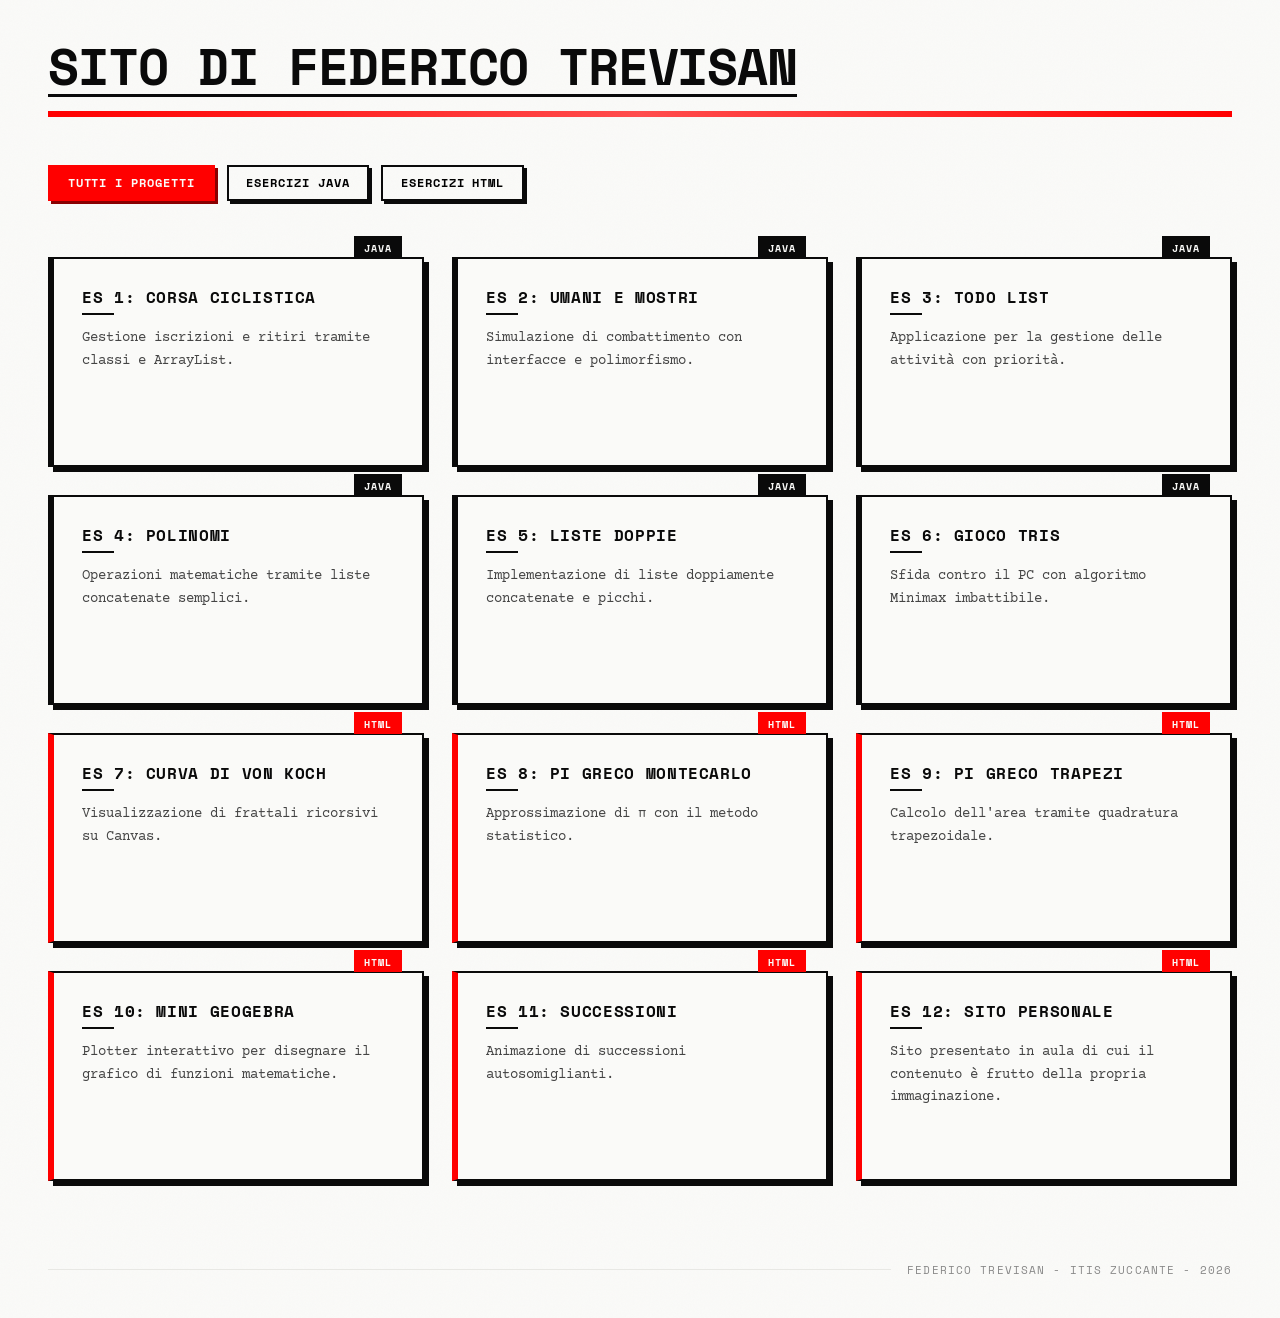
<file: docs/index.html>
<!DOCTYPE html>
<html lang="it">
<head>
    <meta charset="UTF-8">
    <meta name="viewport" content="width=device-width, initial-scale=1.0">
    <title>Sito di Federico Trevisan</title>
    <link rel="stylesheet" href="style.css">
    <link href="https://fonts.googleapis.com/css2?family=Courier+Prime:wght@400;700&family=Inter:wght@400;700&family=Space+Mono:wght@400;700&display=swap" rel="stylesheet">
</head>
<body>

    <header>
        <h1>SITO DI FEDERICO TREVISAN</h1>
        <div class="red-line"></div>
    </header>

    <nav class="filters">
        <button class="filter-btn active" data-filter="all">Tutti i Progetti</button>
        <button class="filter-btn" data-filter="java">Esercizi Java</button>
        <button class="filter-btn" data-filter="html">Esercizi HTML</button>
    </nav>

    <main class="container">
        <div class="grid" id="project-grid">
            
            <a href="https://github.com/Zuccante/4id-consegne-2025-2026-FedericoTrevisan-23/tree/main/esercizi_LAB_informatica/Java/es_1_CorsaCiclistica" target="_blank" class="card java">
                <div class="card-content">
                    <h2>ES 1: CORSA CICLISTICA</h2>
                    <p>Gestione iscrizioni e ritiri tramite classi e ArrayList.</p>
                </div>
            </a>

            <a href="https://github.com/Zuccante/4id-consegne-2025-2026-FedericoTrevisan-23/tree/main/esercizi_LAB_informatica/Java/es_2_GiocoCarteUmaniMostri" target="_blank" class="card java">
                <div class="card-content">
                    <h2>ES 2: UMANI E MOSTRI</h2>
                    <p>Simulazione di combattimento con interfacce e polimorfismo.</p>
                </div>
            </a>

            <a href="https://github.com/Zuccante/4id-consegne-2025-2026-FedericoTrevisan-23/tree/main/esercizi_LAB_informatica/Java/es_3_ToDoList" target="_blank" class="card java">
                <div class="card-content">
                    <h2>ES 3: TODO LIST</h2>
                    <p>Applicazione per la gestione delle attività con priorità.</p>
                </div>
            </a>

            <a href="https://github.com/Zuccante/4id-consegne-2025-2026-FedericoTrevisan-23/tree/main/esercizi_LAB_informatica/Java/es_4_OperazioniConIPolinomi" target="_blank" class="card java">
                <div class="card-content">
                    <h2>ES 4: POLINOMI</h2>
                    <p>Operazioni matematiche tramite liste concatenate semplici.</p>
                </div>
            </a>

            <a href="https://github.com/Zuccante/4id-consegne-2025-2026-FedericoTrevisan-23/tree/main/esercizi_LAB_informatica/Java/es_5_ListeDoppiamenteConcatenate" target="_blank" class="card java">
                <div class="card-content">
                    <h2>ES 5: LISTE DOPPIE</h2>
                    <p>Implementazione di liste doppiamente concatenate e picchi.</p>
                </div>
            </a>

            <a href="https://github.com/Zuccante/4id-consegne-2025-2026-FedericoTrevisan-23/tree/main/esercizi_LAB_informatica/Java/es_6_GiocoTris" target="_blank" class="card java">
                <div class="card-content">
                    <h2>ES 6: GIOCO TRIS</h2>
                    <p>Sfida contro il PC con algoritmo Minimax imbattibile.</p>
                </div>
            </a>

            <a href="esercizi_LAB_informatica/HTML/es_7_CurvaDiVonKoch/index.html" target="_blank" class="card html">
                <div class="card-content">
                    <h2>ES 7: CURVA DI VON KOCH</h2>
                    <p>Visualizzazione di frattali ricorsivi su Canvas.</p>
                </div>
            </a>

            <a href="esercizi_LAB_informatica/HTML/es_8_PiGrecoMontecarlo/index.html" target="_blank" class="card html">
                <div class="card-content">
                    <h2>ES 8: PI GRECO MONTECARLO</h2>
                    <p>Approssimazione di &pi; con il metodo statistico.</p>
                </div>
            </a>

            <a href="esercizi_LAB_informatica/HTML/es_9_PiGrecoTrapezi/index.html" target="_blank" class="card html">
                <div class="card-content">
                    <h2>ES 9: PI GRECO TRAPEZI</h2>
                    <p>Calcolo dell'area tramite quadratura trapezoidale.</p>
                </div>
            </a>

            <a href="esercizi_LAB_informatica/HTML/es_10_GeoGebra/index.html" target="_blank" class="card html">
                <div class="card-content">
                    <h2>ES 10: MINI GEOGEBRA</h2>
                    <p>Plotter interattivo per disegnare il grafico di funzioni matematiche.</p>
                </div>
            </a>

            <a href="esercizi_LAB_informatica/HTML/es_11_SuccessioniAutosomiglianti/index.html" target="_blank" class="card html">
                <div class="card-content">
                    <h2>ES 11: SUCCESSIONI</h2>
                    <p>Animazione di successioni autosomiglianti.</p>
                </div>
            </a>

            <a href="esercizi_LAB_informatica/HTML/es_12_SitoPersonale/index.html" target="_blank" class="card html">
                <div class="card-content">
                    <h2>ES 12: SITO PERSONALE</h2>
                    <p>Sito presentato in aula di cui il contenuto è frutto della propria immaginazione.</p>
                </div>
            </a>

        </div>
    </main>

    <footer>
        <p>Federico Trevisan - ITIS Zuccante - 2026</p>
    </footer>

    <script src="script.js"></script>
</body>
</html>
</file>
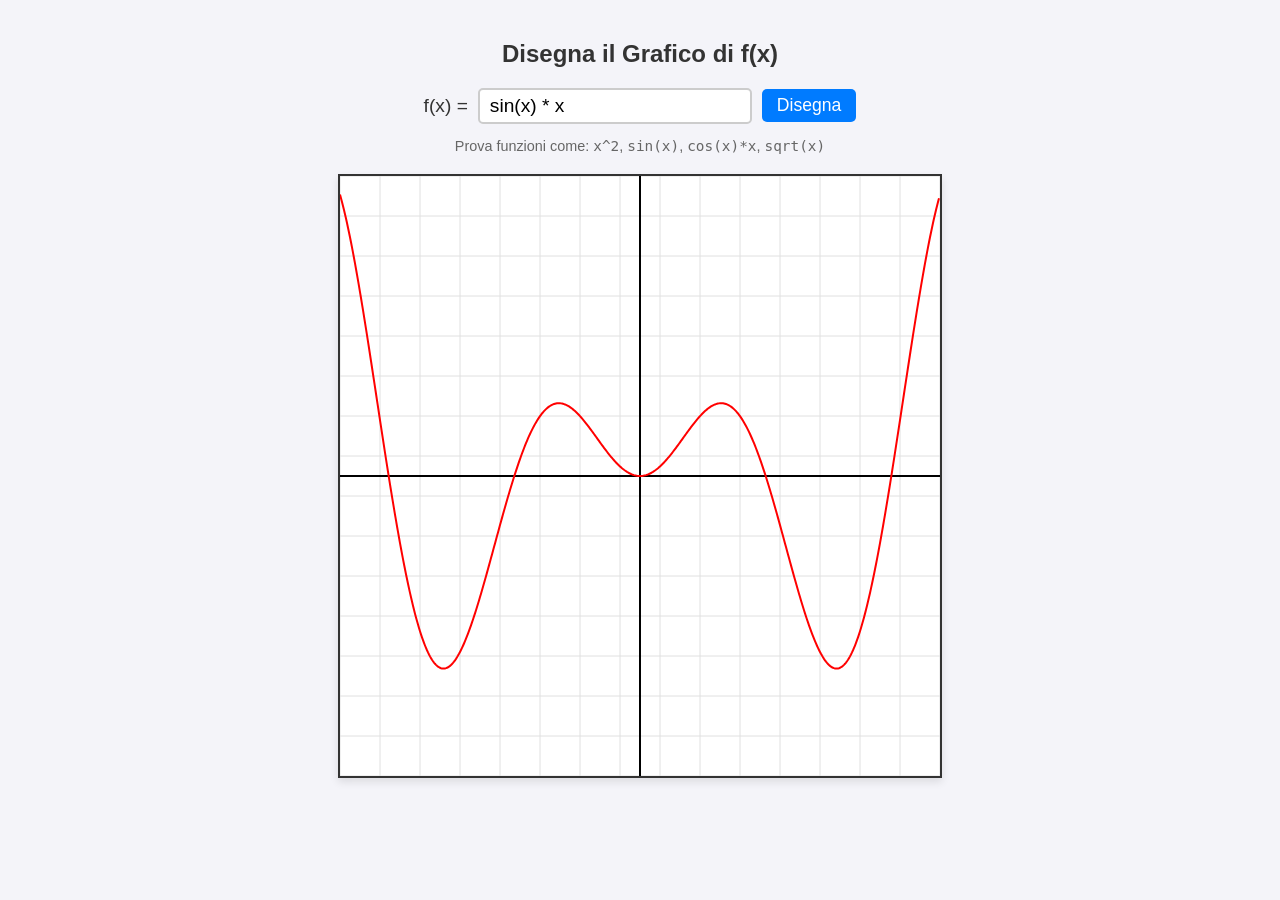
<file: esercizi_LAB_informatica/HTML/es_10_GeoGebra/index.html>
<!DOCTYPE html>
<html lang="it">
<head>
    <meta charset="UTF-8">
    <title>Mini GeoGebra - Grafico di Funzioni</title>
    <link rel="stylesheet" href="style.css">
</head>
<body>

    <header>
        <h2>Disegna il Grafico di f(x)</h2>
        <div class="controlli">
            <label for="funzione">f(x) = </label>
            <input type="text" id="funzione" value="sin(x) * x" placeholder="es. x^2, sin(x), cos(x)+1">
            <button onclick="disegnaGrafico()">Disegna</button>
        </div>
        <p class="suggerimento">Prova funzioni come: <code>x^2</code>, <code>sin(x)</code>, <code>cos(x)*x</code>, <code>sqrt(x)</code></p>
    </header>

    <main>
        <canvas id="pianoCartesiano" width="600" height="600"></canvas>
    </main>

    <script src="script.js"></script>
</body>
</html>
</file>
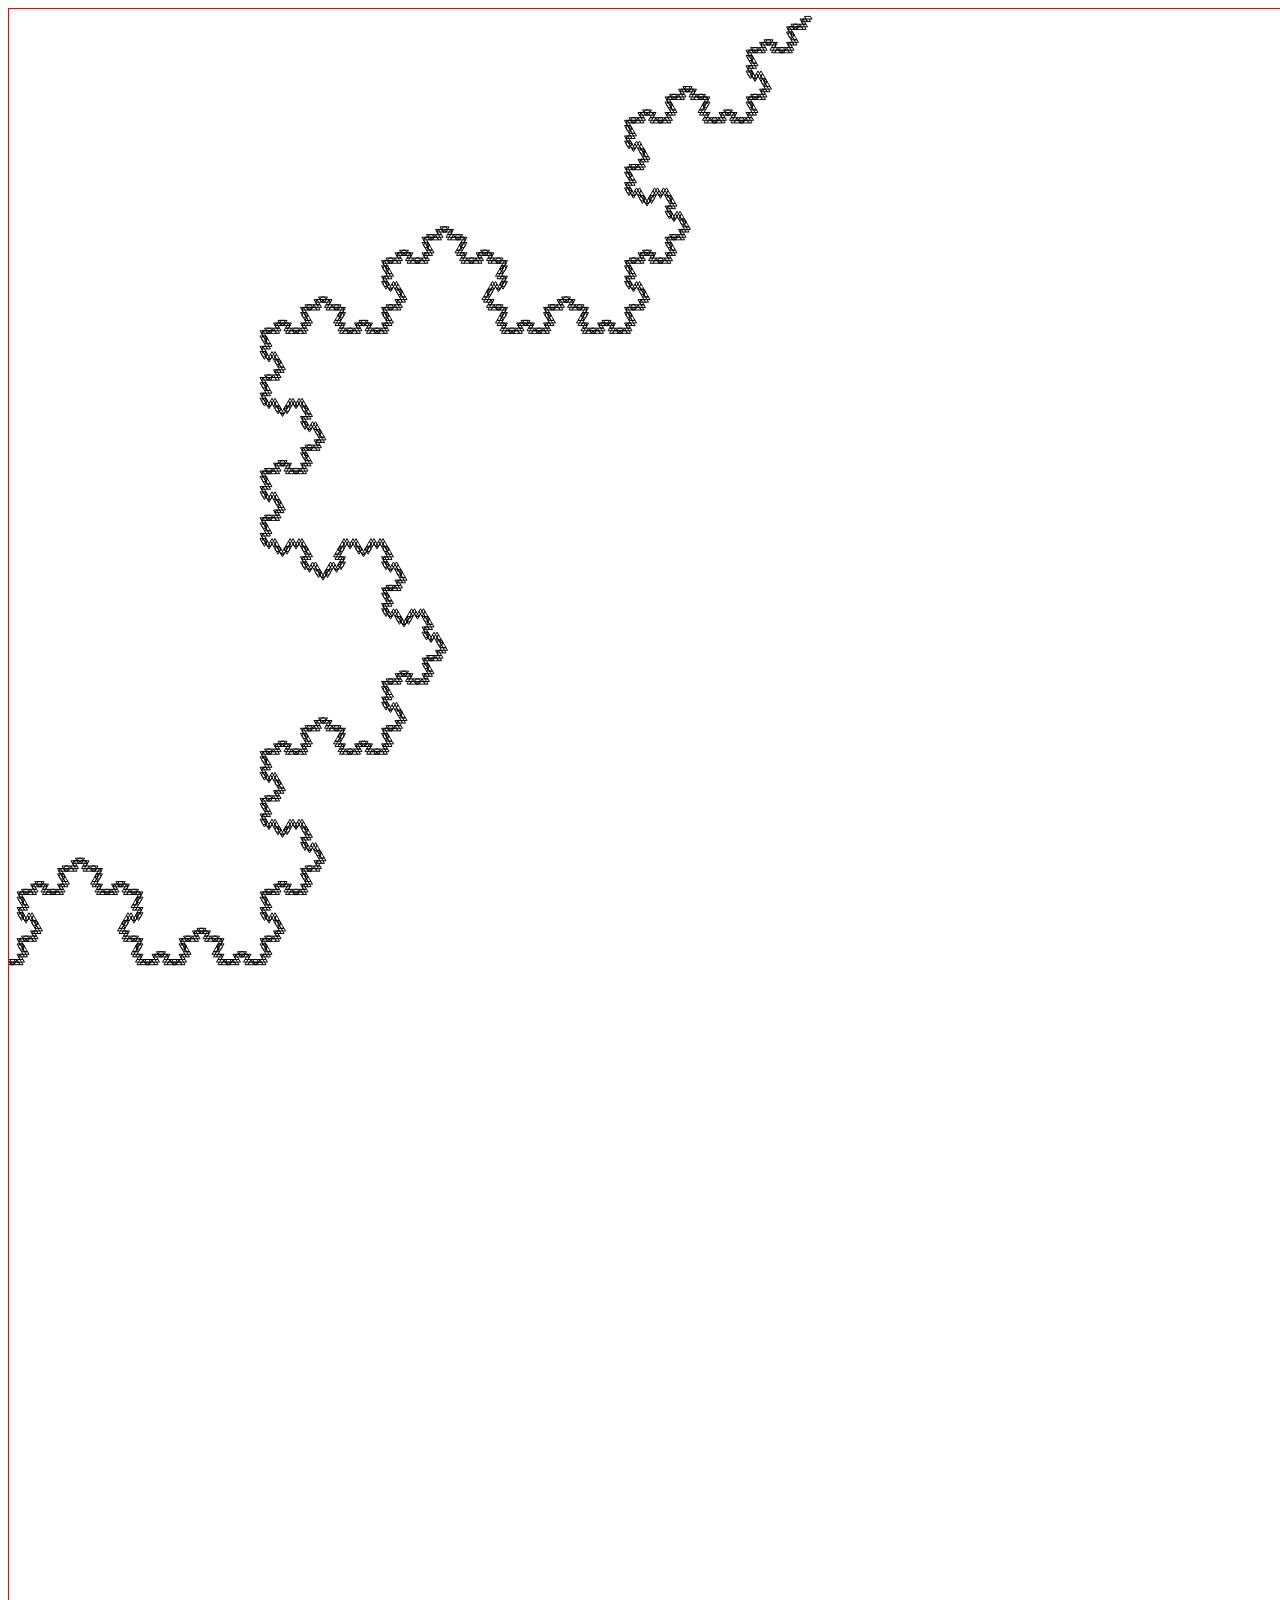
<file: esercizi_LAB_informatica/HTML/es_11_SuccessioniAutosomiglianti/index.html>
<!DOCTYPE html>
<html lang="en">
<head>
    <meta charset="UTF-8">
    <meta name="viewport" content="width=device-width, initial-scale=1.0">
    <title>Successioni autosomiglianti</title>
</head>
<body>
    <canvas id="Lavagna" width="3000" height="3000" style="border: 1px solid red;"></canvas>
 
</body>
<script src="index.js"></script>
</html>
</file>
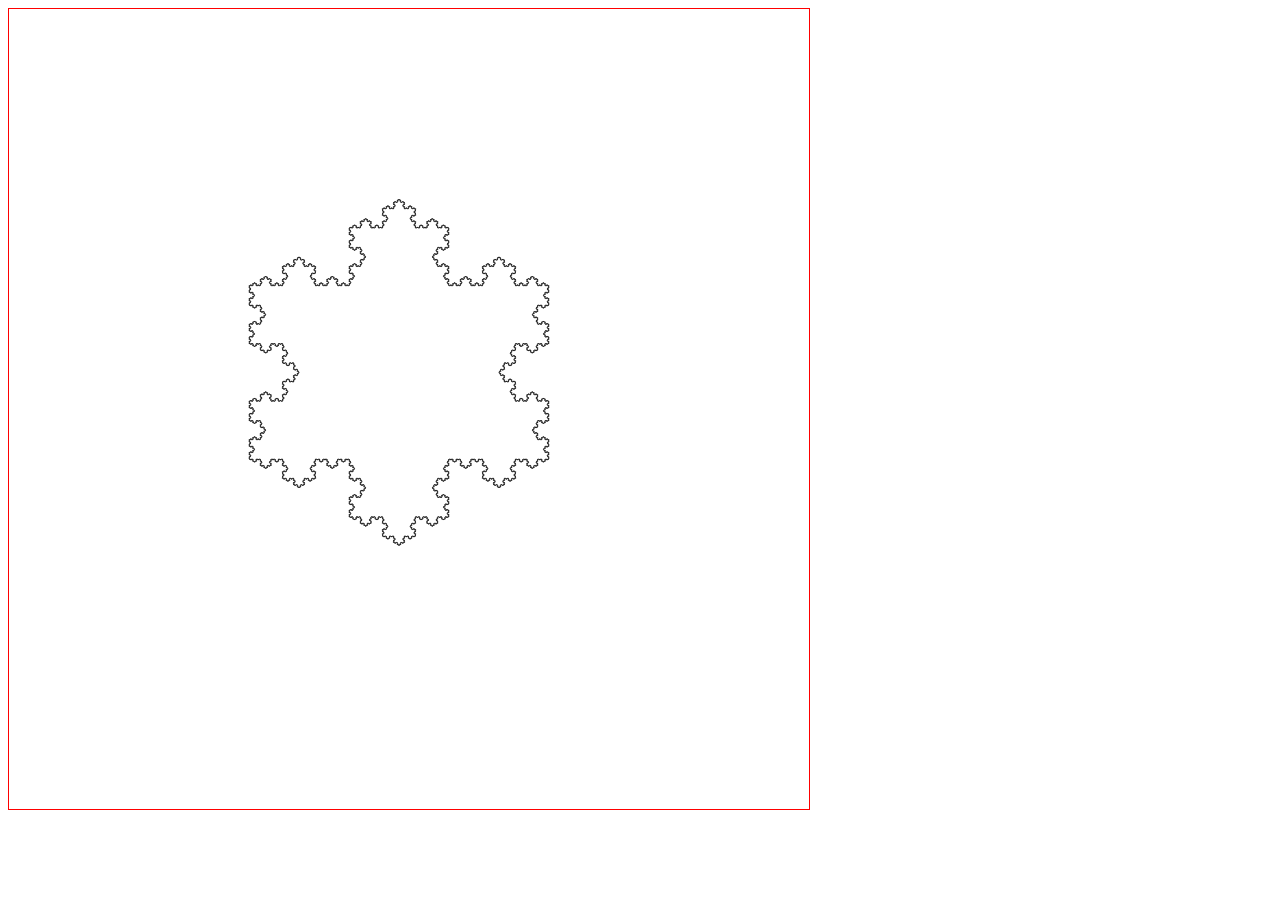
<file: esercizi_LAB_informatica/HTML/es_7_CurvaDiVonKoch/index.html>
<!DOCTYPE html>
<html lang="en">
<head>
    <meta charset="UTF-8">
    <meta name="viewport" content="width=device-width, initial-scale=1.0">
    <title>Programma triangolo</title>

</head>
<body>
    <canvas id="Lavagna" width="800" height="800" style="border: 1px solid red;"></canvas>
    </body>
    <script src="index.js" ></script>
</html>
</file>
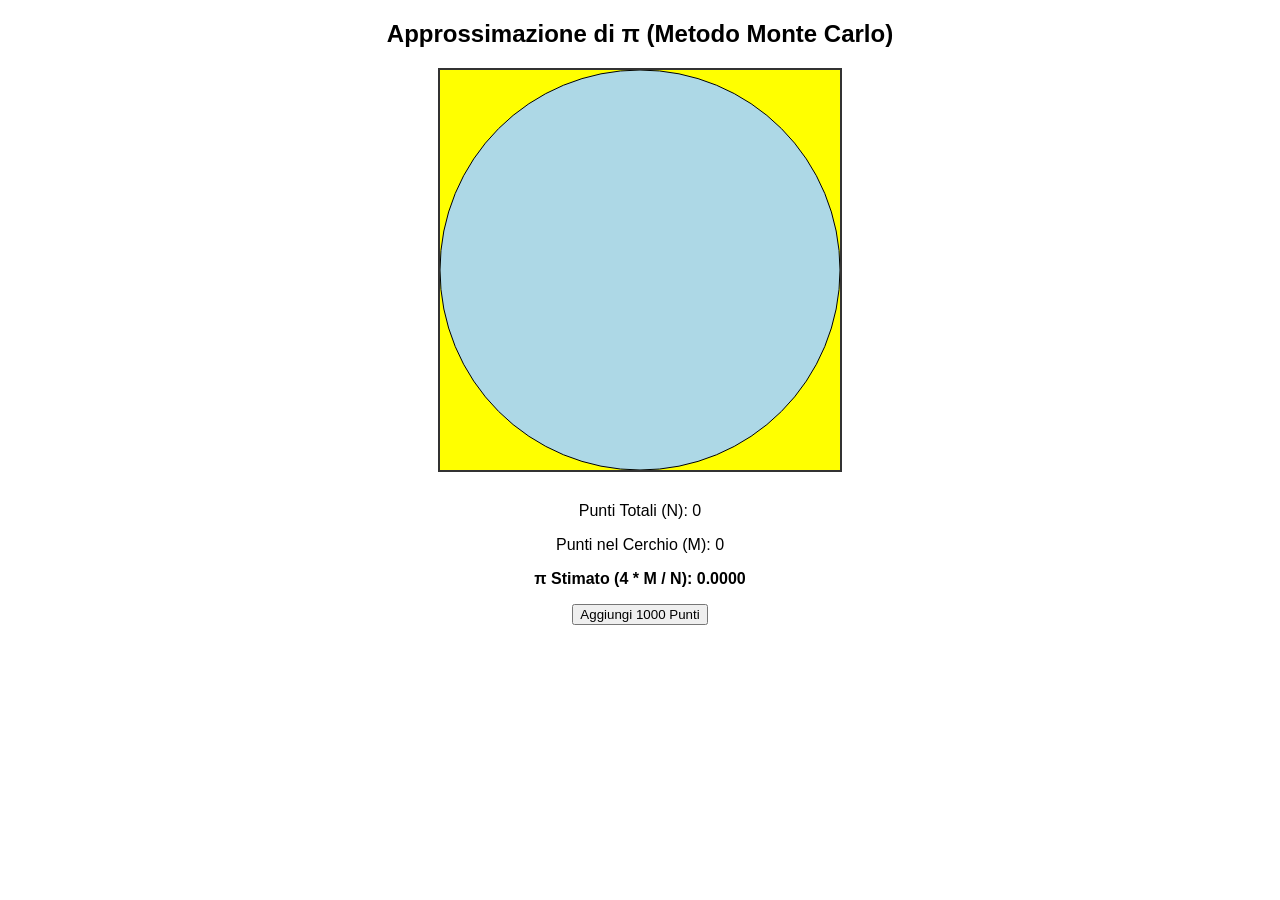
<file: esercizi_LAB_informatica/HTML/es_8_PiGrecoMontecarlo/index.html>
<!DOCTYPE html>
<html lang="it">
<head>
    <meta charset="UTF-8">
    <title>Calcolo PI - Metodo Monte Carlo</title>
    <link rel="stylesheet" href="style.css">
</head>
<body>

    <h2>Approssimazione di &pi; (Metodo Monte Carlo)</h2>
    <canvas id="myCanvas" width="400" height="400"></canvas>
    
    <div>
        <p>Punti Totali (N): <span id="totali">0</span></p>
        <p>Punti nel Cerchio (M): <span id="cerchio">0</span></p>
        <p><strong>&pi; Stimato (4 * M / N): <span id="pi_stimato">0.0000</span></strong></p>
        <button onclick="aggiungiPunti(1000)">Aggiungi 1000 Punti</button>
    </div>

    <script src="script.js"></script>
</body>
</html>
</file>
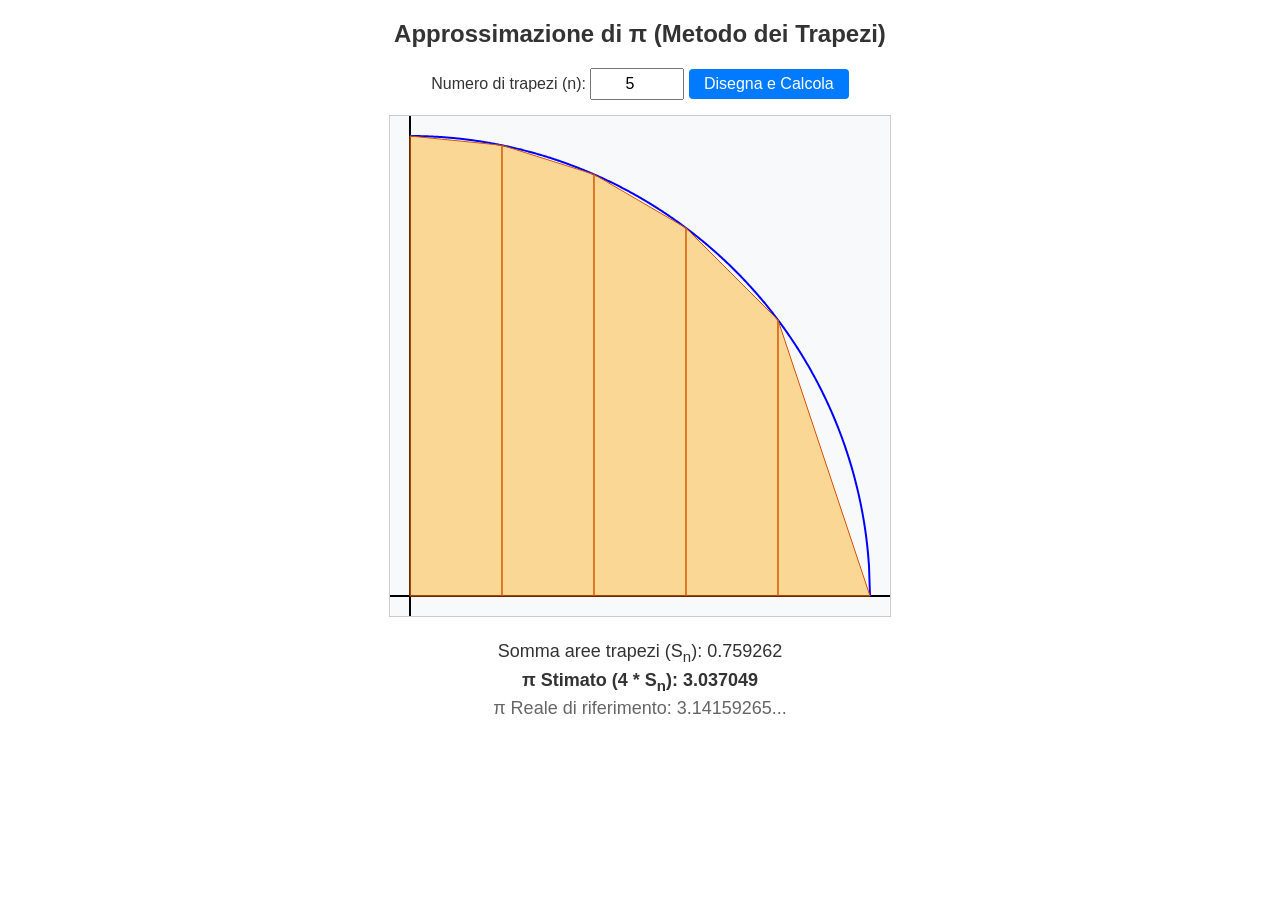
<file: esercizi_LAB_informatica/HTML/es_9_PiGrecoTrapezi/index.html>
<!DOCTYPE html>
<html lang="it">
<head>
    <meta charset="UTF-8">
    <title>Calcolo PI - Metodo dei Trapezi</title>
    <link rel="stylesheet" href="style.css">
</head>
<body>

    <h2>Approssimazione di &pi; (Metodo dei Trapezi)</h2>
    
    <div class="controlli">
        <label for="inputN">Numero di trapezi (n): </label>
        <input type="number" id="inputN" value="5" min="1" max="500">
        <button onclick="eseguiCalcolo()">Disegna e Calcola</button>
    </div>

    <canvas id="myCanvas" width="500" height="500"></canvas>
    
    <div class="risultati">
        <p>Somma aree trapezi (S<sub>n</sub>): <span id="area_totale">0.000000</span></p>
        <p><strong>&pi; Stimato (4 * S<sub>n</sub>): <span id="pi_stimato">0.000000</span></strong></p>
        <p class="nota">&pi; Reale di riferimento: 3.14159265...</p>
    </div>

    <script src="script.js"></script>
</body>
</html>
</file>
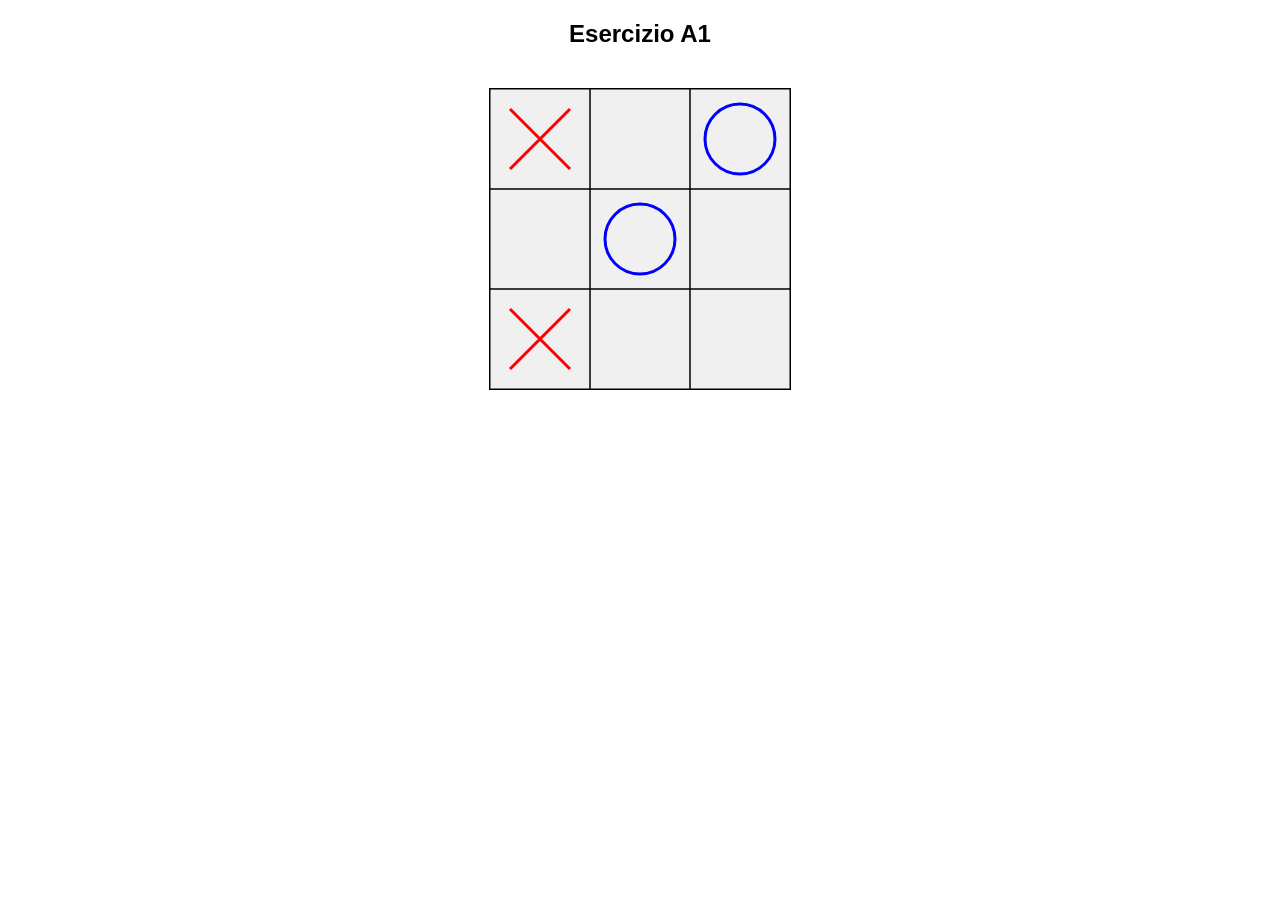
<file: esercizi_LAB_informatica/Altro/esercizi_vacanze/esercizio_a1/index.html>
<!DOCTYPE html>
<html>
<head>
    <title>Esercizio A1</title>
    <style>
        body {
            font-family: sans-serif;
            text-align: center;
        }
        canvas {
            border: 1px solid black; 
            background-color: #f0f0f0;
            margin-top: 20px;
        }
    </style>
</head>
<body>

    <h2>Esercizio A1</h2>
    <canvas id="lavagna" width="300" height="300"></canvas>

    <script>
        const canvas = document.getElementById("lavagna");
        const ctx = canvas.getContext("2d");

        const board = [
            [2, 0, 1],
            [0, 1, 0],
            [2, 0, 0]
        ];

        let dimensione = 100;

        for (let i = 0; i < 3; i++) {       
            for (let j = 0; j < 3; j++) {   
                
                let valore = board[i][j];

                let x = j * dimensione;
                let y = i * dimensione;

                ctx.beginPath();
                ctx.strokeStyle = "black"; 
                ctx.lineWidth = 1;         
                ctx.strokeRect(x, y, dimensione, dimensione);
                
                if (valore == 1) {
                    ctx.beginPath();
                    ctx.strokeStyle = "blue";
                    ctx.lineWidth = 3; 
                    ctx.arc(x + 50, y + 50, 35, 0, 2 * Math.PI);
                    ctx.stroke();

                } else if (valore == 2) {
                    ctx.beginPath();
                    ctx.strokeStyle = "red";
                    ctx.lineWidth = 3;
                    ctx.moveTo(x + 20, y + 20);
                    ctx.lineTo(x + 80, y + 80);
                    ctx.moveTo(x + 80, y + 20);
                    ctx.lineTo(x + 20, y + 80);
                    
                    ctx.stroke();
                }
            }
        }
    </script>

</body>
</html>
</file>
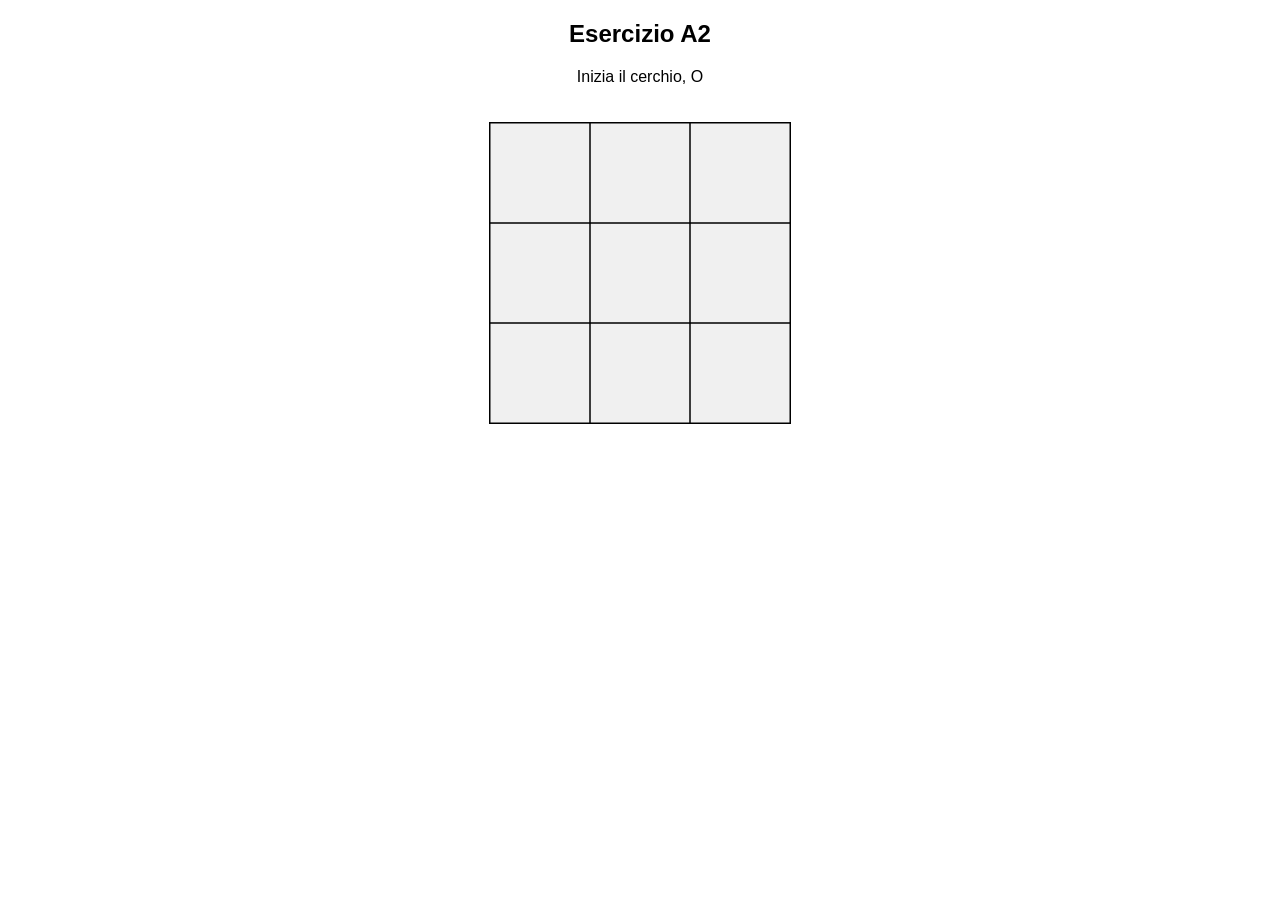
<file: esercizi_LAB_informatica/Altro/esercizi_vacanze/esercizio_a2/index.html>
<!DOCTYPE html>
<html>
<head>
    <title>Esercizio A2</title>
    <style>
        body { font-family: sans-serif; text-align: center; }
        canvas { 
            border: 1px solid black; 
            background-color: #f0f0f0; 
            margin-top: 20px; 
            cursor: pointer; 
        }
    </style>
</head>
<body>

    <h2>Esercizio A2</h2>
    <p>Inizia il cerchio, O</p>
    <canvas id="lavagna" width="300" height="300"></canvas>

    <script>
        const canvas = document.getElementById("lavagna");
        const ctx = canvas.getContext("2d");
        const dimensione = 100; 

        let board = [
            [0, 0, 0],
            [0, 0, 0],
            [0, 0, 0]
        ];
        let turno = 1; 

        function disegna() {
            ctx.clearRect(0, 0, 300, 300);

            for (let i = 0; i < 3; i++) {
                for (let j = 0; j < 3; j++) {
                    
                    let valore = board[i][j];
                    let x = j * dimensione;
                    let y = i * dimensione;

                    ctx.beginPath();
                    ctx.strokeStyle = "black";
                    ctx.lineWidth = 1;
                    ctx.strokeRect(x, y, dimensione, dimensione);

                    if (valore == 1) { 
                        ctx.beginPath();
                        ctx.strokeStyle = "blue";
                        ctx.lineWidth = 3;
                        ctx.arc(x + 50, y + 50, 35, 0, 2 * Math.PI);
                        ctx.stroke();
                    } else if (valore == 2) { 
                        ctx.beginPath();
                        ctx.strokeStyle = "red";
                        ctx.lineWidth = 3;
                        ctx.moveTo(x + 20, y + 20);
                        ctx.lineTo(x + 80, y + 80);
                        ctx.moveTo(x + 80, y + 20);
                        ctx.lineTo(x + 20, y + 80);
                        ctx.stroke();
                    }
                }
            }
        }

        // 3. Gestione del CLICK del mouse
        canvas.addEventListener('click', function(evento) {
            
            let xMouse = evento.offsetX;
            let yMouse = evento.offsetY;

            let colonna = Math.floor(xMouse / dimensione);
            let riga = Math.floor(yMouse / dimensione);

            if (board[riga][colonna] == 0) {
                
                board[riga][colonna] = turno;

                if (turno == 1) {
                    turno = 2;
                } else {
                    turno = 1;
                }

                disegna();
            }
        });

        disegna();

    </script>

</body>
</html>
</file>
<file: docs/style.css>
@import url('https://fonts.googleapis.com/css2?family=Courier+Prime:ital,wght@0,400;0,700;1,400&family=Space+Mono:wght@400;700&display=swap');

*, *::before, *::after {
    margin: 0;
    padding: 0;
    box-sizing: border-box;
}

:root {
    --red: #ff0000;
    --black: #0a0a0a;
    --white: #fafaf8;
    --gray: #e8e8e4;
    --shadow-offset: 5px;
}

body {
    font-family: 'Courier Prime', monospace;
    background-color: var(--white);
    color: var(--black);
    padding: 2.5rem 3rem;
    min-height: 100vh;
    background-image: url("data:image/svg+xml,%3Csvg xmlns='http://www.w3.org/2000/svg' width='300' height='300'%3E%3Cfilter id='n'%3E%3CfeTurbulence type='fractalNoise' baseFrequency='0.75' numOctaves='4' stitchTiles='stitch'/%3E%3C/filter%3E%3Crect width='300' height='300' filter='url(%23n)' opacity='0.022'/%3E%3C/svg%3E");
}

header { margin-bottom: 3rem; position: relative; }

header h1 {
    font-family: 'Space Mono', monospace;
    font-size: clamp(1.8rem, 4vw, 3.2rem);
    font-weight: 700;
    text-transform: uppercase;
    letter-spacing: -0.02em;
    line-height: 1;
    position: relative;
    display: inline-block;
}

header h1::after {
    content: '';
    position: absolute;
    bottom: -6px;
    left: 0;
    width: 100%;
    height: 3px;
    background: var(--black);
}

.red-line {
    height: 6px;
    background-color: var(--red);
    margin-top: 20px;
    width: 100%;
    position: relative;
    overflow: hidden;
}

.red-line::after {
    content: '';
    position: absolute;
    inset: 0;
    background: linear-gradient(90deg, transparent 0%, rgba(255,255,255,0.3) 50%, transparent 100%);
    animation: shimmer 3s ease-in-out infinite;
}

@keyframes shimmer {
    0%   { transform: translateX(-100%); }
    100% { transform: translateX(100%); }
}

.filters {
    margin-bottom: 3.5rem;
    display: flex;
    gap: 0.75rem;
    flex-wrap: wrap;
}

.filter-btn {
    background: none;
    border: 2px solid var(--black);
    padding: 0.45rem 1.1rem;
    font-family: 'Space Mono', monospace;
    font-size: 0.75rem;
    font-weight: 700;
    text-transform: uppercase;
    letter-spacing: 0.08em;
    cursor: pointer;
    transition: background 0.15s, color 0.15s, transform 0.1s, box-shadow 0.1s;
    position: relative;
    box-shadow: 3px 3px 0 var(--black);
}

.filter-btn:hover { transform: translate(-1px, -1px); box-shadow: 4px 4px 0 var(--black); }
.filter-btn:active { transform: translate(2px, 2px); box-shadow: 1px 1px 0 var(--black); }

.filter-btn.active {
    background-color: var(--red);
    color: var(--white);
    border-color: var(--red);
    box-shadow: 3px 3px 0 #8a0000;
}
.filter-btn.active:hover { transform: translate(-1px, -1px); box-shadow: 4px 4px 0 #8a0000; }

.container { max-width: 1300px; }

.grid {
    display: grid;
    grid-template-columns: repeat(auto-fill, minmax(290px, 1fr));
    gap: 1.75rem;
}

/* Modifiche qui: Reso la card un blocco link */
.card {
    text-decoration: none;
    color: inherit;
    border: 2px solid var(--black);
    padding: 1.75rem;
    min-height: 210px;
    display: flex;
    flex-direction: column;
    position: relative;
    background: var(--white);
    box-shadow: var(--shadow-offset) var(--shadow-offset) 0 var(--black);
    transition: transform 0.15s ease, box-shadow 0.15s ease;
    opacity: 0;
    animation: fadeUp 0.4s ease forwards;
    cursor: pointer;
}

.card:nth-child(1)  { animation-delay: 0.05s; }
.card:nth-child(2)  { animation-delay: 0.10s; }
.card:nth-child(3)  { animation-delay: 0.15s; }
.card:nth-child(4)  { animation-delay: 0.20s; }
.card:nth-child(5)  { animation-delay: 0.25s; }
.card:nth-child(6)  { animation-delay: 0.30s; }
.card:nth-child(7)  { animation-delay: 0.35s; }
.card:nth-child(8)  { animation-delay: 0.40s; }
.card:nth-child(9)  { animation-delay: 0.45s; }
.card:nth-child(10) { animation-delay: 0.50s; }

@keyframes fadeUp {
    from { opacity: 0; transform: translateY(12px); }
    to   { opacity: 1; transform: translateY(0); }
}

.card:hover {
    transform: translate(-3px, -3px);
    box-shadow: 8px 8px 0 var(--black);
}

.card::before {
    content: attr(class);
    position: absolute;
    top: -1px;
    right: 1.25rem;
    font-family: 'Space Mono', monospace;
    font-size: 0.6rem;
    font-weight: 700;
    text-transform: uppercase;
    letter-spacing: 0.1em;
    padding: 3px 8px;
    transform: translateY(-100%);
    border: 2px solid var(--black);
    border-bottom: none;
}

.card.java::before { content: 'Java'; background: var(--black); color: var(--white); }
.card.html::before { content: 'HTML'; background: var(--red); color: var(--white); border-color: var(--red); }

.card.java  { border-left: 6px solid var(--black); }
.card.html  { border-left: 6px solid var(--red); }

.card-content { display: flex; flex-direction: column; height: 100%; }

.card h2 {
    font-family: 'Space Mono', monospace;
    font-size: 1rem;
    font-weight: 700;
    text-transform: uppercase;
    letter-spacing: 0.04em;
    margin-bottom: 0.75rem;
    line-height: 1.3;
}

.card h2::after {
    content: '';
    display: block;
    width: 2rem;
    height: 2px;
    background: currentColor;
    margin-top: 6px;
    transition: width 0.2s ease;
}

.card:hover h2::after { width: 100%; }

.card p {
    font-family: 'Courier Prime', monospace;
    font-size: 0.875rem;
    line-height: 1.6;
    color: #444;
    margin-bottom: auto;
}

footer {
    margin-top: 5rem;
    font-family: 'Space Mono', monospace;
    font-size: 0.7rem;
    text-transform: uppercase;
    letter-spacing: 0.1em;
    color: #888;
    display: flex;
    align-items: center;
    gap: 1rem;
}

footer::before {
    content: '';
    flex: 1;
    height: 1px;
    background: var(--gray);
}

@media (max-width: 640px) {
    body { padding: 1.5rem; }
    header h1 { font-size: 1.6rem; }
    .grid { grid-template-columns: 1fr; }
    .filters { gap: 0.5rem; }
}
</file>
<file: esercizi_LAB_informatica/HTML/es_10_GeoGebra/style.css>
body {
    font-family: sans-serif;
    background-color: #f4f4f9;
    color: #333;
    text-align: center;
    margin: 0;
    padding: 20px;
}

header {
    margin-bottom: 20px;
}

.controlli {
    display: flex;
    justify-content: center;
    align-items: center;
    gap: 10px;
    margin-bottom: 10px;
    font-size: 1.2rem;
}

input[type="text"] {
    font-size: 1.2rem;
    padding: 5px 10px;
    width: 250px;
    border: 2px solid #ccc;
    border-radius: 5px;
}

button {
    font-size: 1.1rem;
    padding: 6px 15px;
    background-color: #007BFF;
    color: white;
    border: none;
    border-radius: 5px;
    cursor: pointer;
}

button:hover {
    background-color: #0056b3;
}

.suggerimento {
    font-size: 0.9rem;
    color: #666;
}

canvas {
    background-color: white;
    border: 2px solid #333;
    box-shadow: 0 4px 8px rgba(0,0,0,0.1);
}
</file>
<file: esercizi_LAB_informatica/HTML/es_8_PiGrecoMontecarlo/style.css>
body { 
    font-family: sans-serif; 
    text-align: center; 
    margin-top: 20px; 
}

canvas { 
    border: 2px solid #333; 
    margin-bottom: 10px; 
}
</file>
<file: esercizi_LAB_informatica/HTML/es_9_PiGrecoTrapezi/style.css>
body { 
    font-family: sans-serif; 
    text-align: center; 
    margin-top: 20px; 
    color: #333;
}

.controlli {
    margin-bottom: 15px;
}

input { 
    padding: 5px; 
    font-size: 16px; 
    width: 80px; 
    text-align: center;
}

button { 
    padding: 6px 15px; 
    font-size: 16px; 
    cursor: pointer; 
    background-color: #007BFF;
    color: white;
    border: none;
    border-radius: 4px;
}

button:hover {
    background-color: #0056b3;
}

canvas { 
    border: 1px solid #ccc; 
    background-color: #f8f9fa; 
    margin-bottom: 15px; 
}

.risultati p {
    margin: 5px 0;
    font-size: 18px;
}

.nota {
    font-size: 14px;
    color: #666;
    margin-top: 10px;
}
</file>
